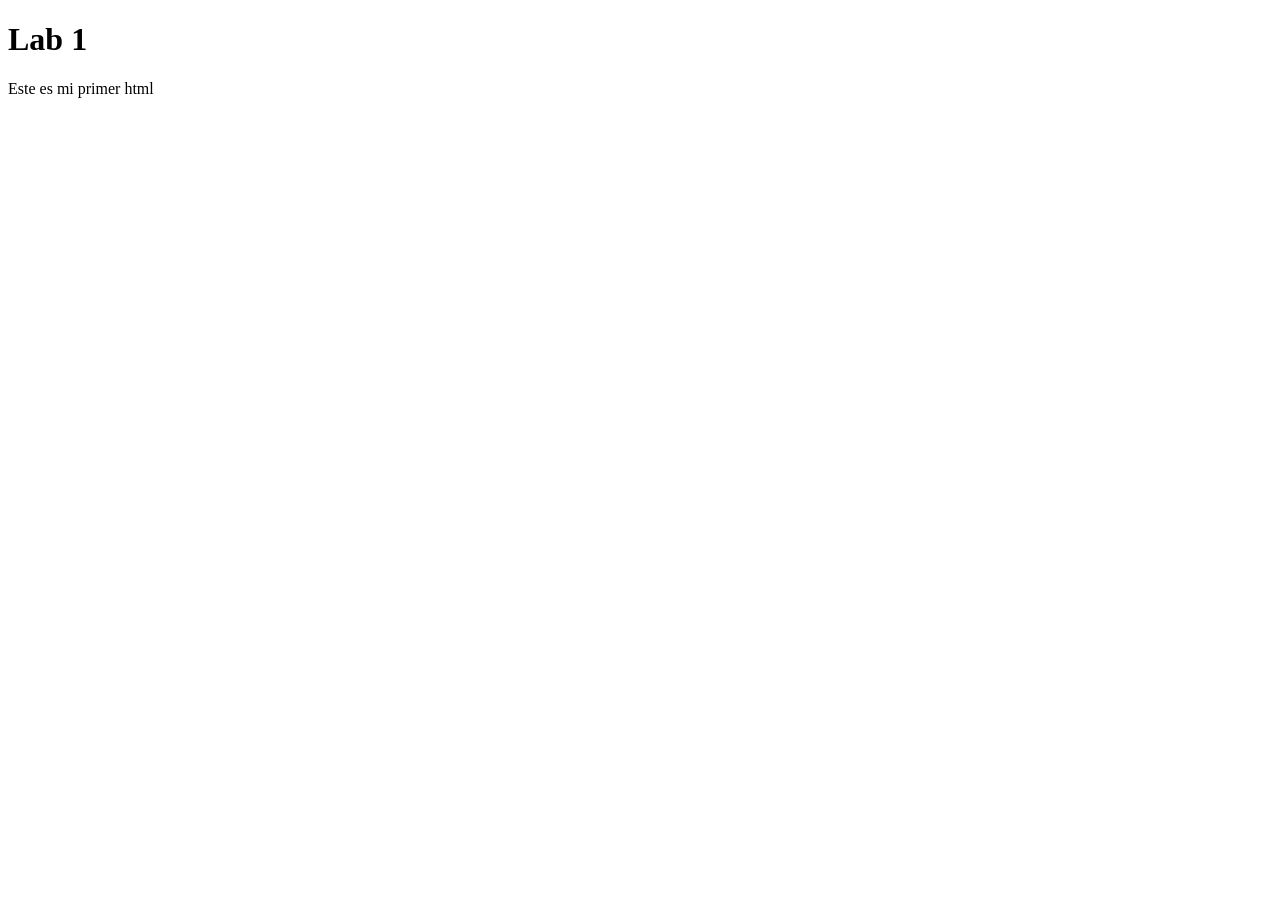
<file: lab-1/index.html>
<!DOCTYPE html>
<html lang="en">
<head>
    <meta charset="UTF-8">
    <meta name="viewport" content="width=device-width, initial-scale=1.0">
    <title>Document</title>
</head>
<body>
    <h1>Lab 1</h1>
    <p>Este es mi primer html</p>
</body>
</html>
</file>
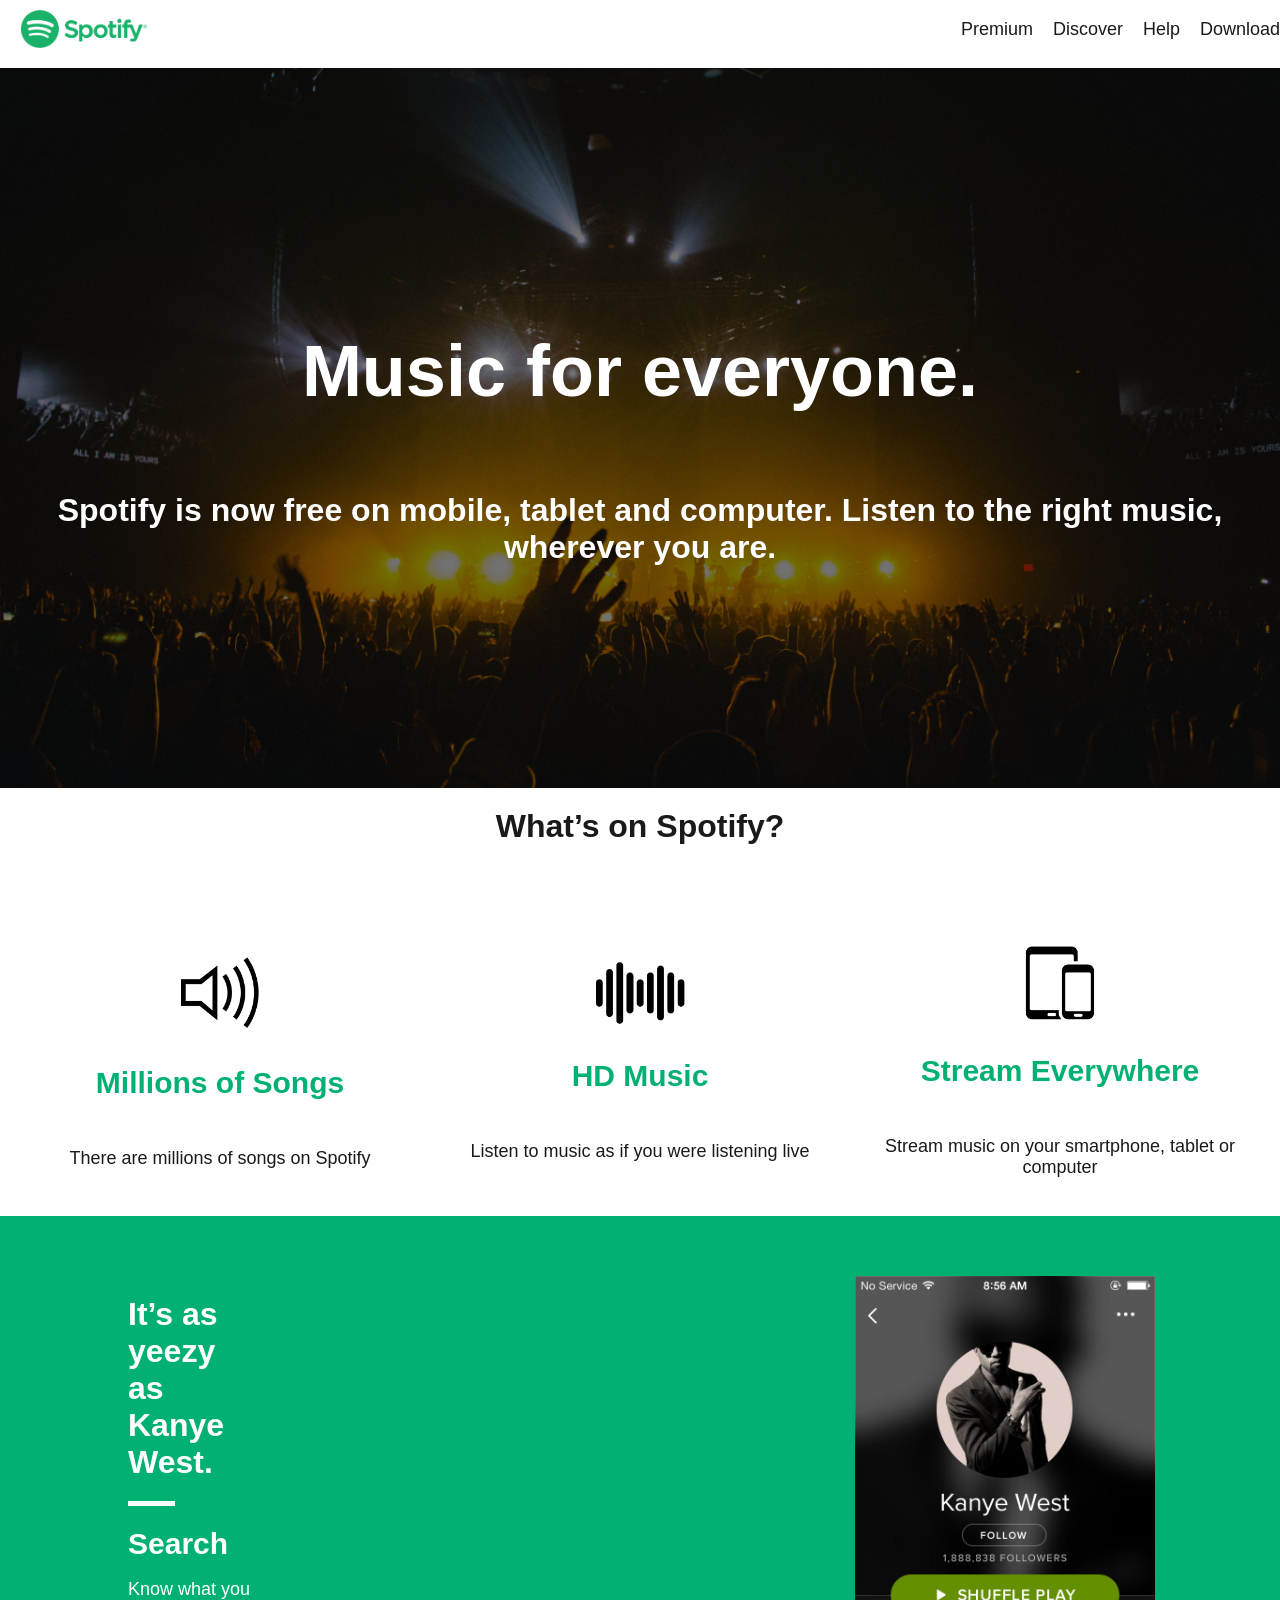
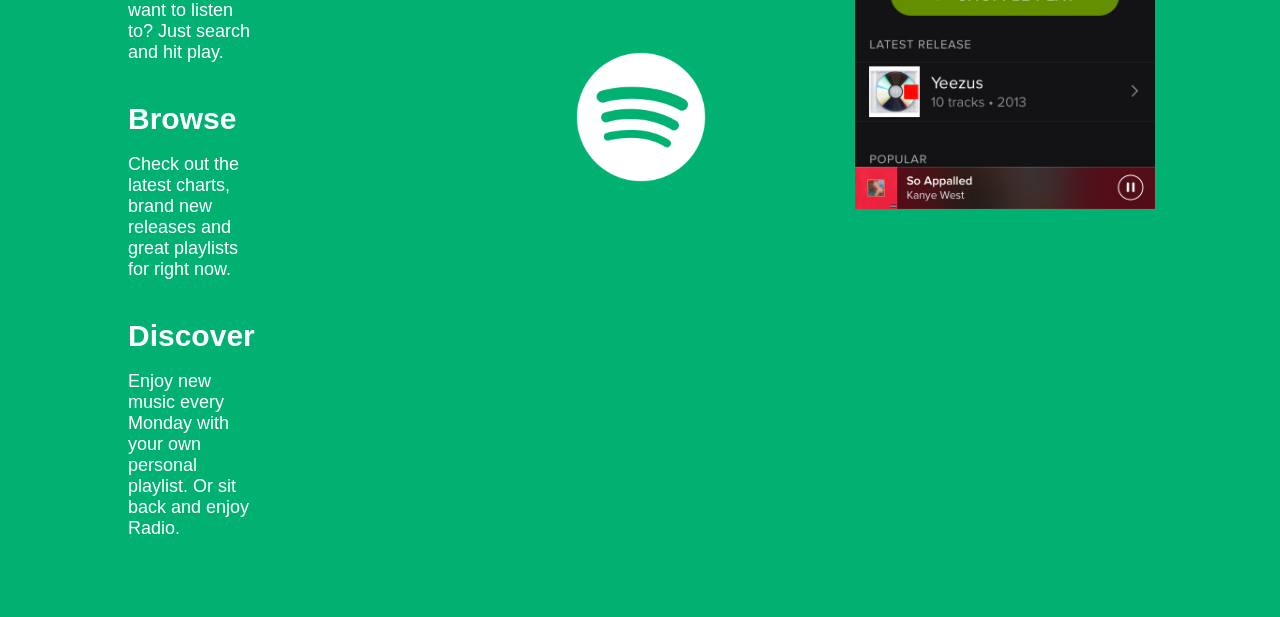
<file: lab-css-spotify-clone/index.html>
<!DOCTYPE html>
<html lang="en">

<head>
  <meta charset="UTF-8" />
  <meta name="viewport" content="width=device-width, initial-scale=1.0" />
  <meta http-equiv="X-UA-Compatible" content="ie=edge" />
  <title>Spotify Clone</title>
  <link rel="stylesheet" href="styles/style.css">
  <!-- don't forget to link your styles -->
</head>

<body>
  <header class="header">

    <nav>
      <img id="logo" src="images/spotify-logo.png" alt="Spotify Logo" />
      <ul>
        <li><a href="#">Premium</a></li>
        <li><a href="#">Discover</a></li>
        <li><a href="#">Help</a></li>
        <li><a href="#">Download</a></li>
      </ul>
    </nav>
  </header>

  <section class="hero">
    <h1>Music for everyone.</h1>
    <h2>Spotify is now free on mobile, tablet and computer. Listen to the
      right music, wherever you are.</h2>
  </section>

  <section class="resto">

    <h2>What’s on Spotify?</h2>

    <hr class="linea-verde">
    <div class="container">

      <div>
        <img class="logos" src="images/music-icon.png" alt="Millions of Songs" /><br>
        <h3>Millions of Songs</h3>
        <p>There are millions of songs on Spotify</p>
      </div>


      <div>
        <img class="logos" src="images/high-quality-icon.png" alt="HD Music" /><br>
        <h3>HD Music</h3>
        <p>Listen to music as if you were listening live</p>
      </div>

      <div>
        <img class="logos" src="images/devices-icon.png" alt="Stream Everywhere" /><br>
        <h3>Stream Everywhere</h3>
        <p>Stream music on your smartphone, tablet or computer</p>
      </div>
    </div>

    <section class="containerverde">
      <div class="contenido-verde">
        <div class="info-texto">
          <h2>It’s as yeezy as Kanye West.</h2>
          <hr class="linea-blanca">
          <br>
          <div class="search">
          <h4>Search</h4>
          <p>Know what you want to listen to? Just search and hit play.</p>
          </div>
          <br>
          <div class="browse">
            <h4>Browse</h4>
            <p>Check out the latest charts, brand new releases and great playlists for right now.</p>
          </div>
          <br>
          <div class="discover">
            <h4>Discover</h4>
            <p>Enjoy new music every Monday with your own personal playlist. Or sit back and enjoy Radio.</p>
          </div>
        </div>
        <div class="imagen-spoti">
          <img src="images/spotify-app.jpg" alt="App Preview" style="width: 300px; height: auto;">
        </div>

      </div>
    </section>

</body>

</html>
</file>
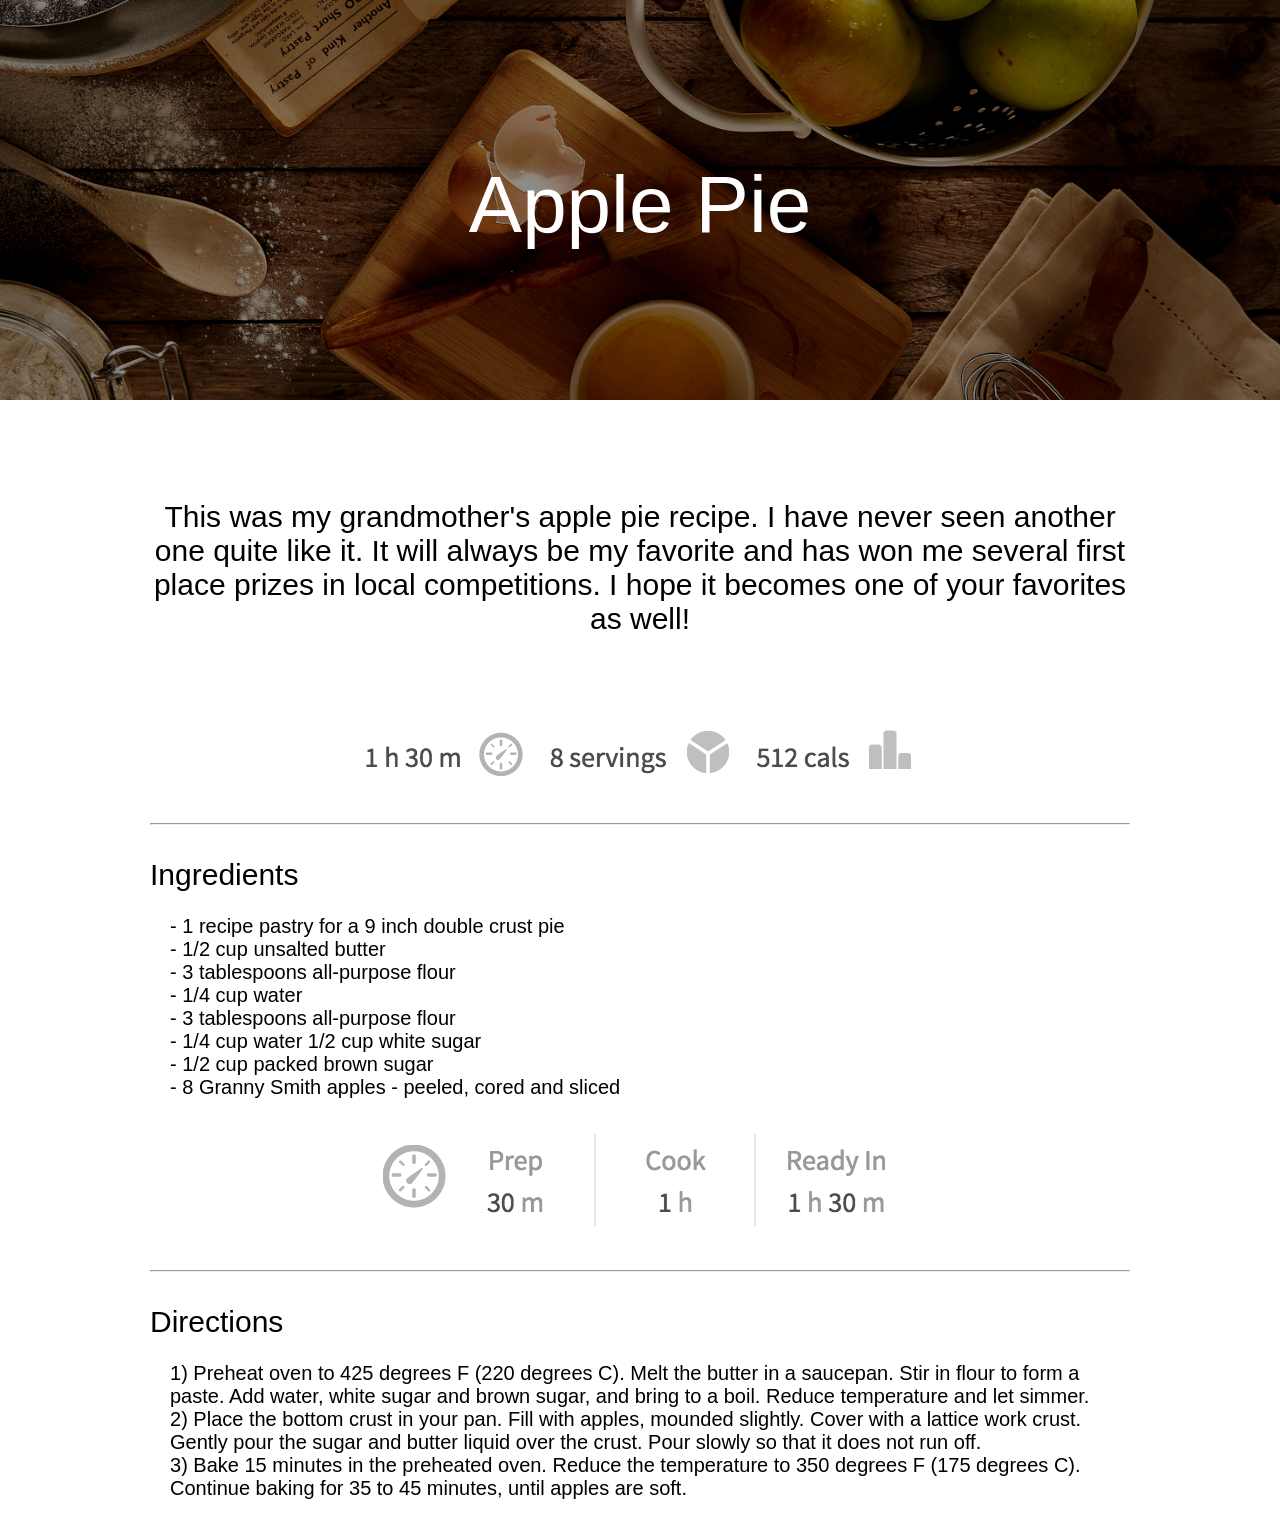
<file: lab-css-recipes-clone/apple-pie/index.html>
<!DOCTYPE html>
<html lang="en">
  <head>
    <meta charset="UTF-8" />
    <meta name="viewport" content="width=device-width, initial-scale=1.0" />
    <title>Apple Pie Recipe</title>
    <link rel="stylesheet" href="styles/style.css">
    <!-- Remember to link your styles -->
  </head>
  <body>
  
  <header>
  <h1>Apple Pie</h1>
  </header>

  <section>
    <p>This was my grandmother's apple pie recipe. I have never seen another one quite like it. It will always
    be my favorite and has won me several first place prizes in local competitions. I hope it becomes one of your
    favorites as well!</p>
    <br>

    <div class="imagen">
    <img src="images/recipe-info.png" alt="Recipe Info">
    </div>
  </section>  

  <section>
    <hr>
    <br>
    <h2>Ingredients</h2> 
    <br>
  
    <ul>
    <li>- 1 recipe pastry for a 9 inch double crust pie </li>
    <li>- 1/2 cup unsalted butter </li>
    <li>- 3 tablespoons all-purpose flour</li>
    <li>- 1/4 cup water</li>
    <li>- 3 tablespoons all-purpose flour</li>
    <li>- 1/4 cup water 1/2 cup white sugar</li>
    <li>- 1/2 cup packed brown sugar</li>
    <li>- 8 Granny Smith apples - peeled, cored and sliced</li>
    </ul>
    <br>

    <div class="imagen">
    <img src="images/cooking-info.png" alt="Cooking Info" id="cooking">
    </div>
 
  </section>

  <section>
    <hr>
    <br>
    <h2>Directions</h2>
    <br>

    <ol>
        <li> Preheat oven to 425 degrees F (220 degrees C). Melt the butter in a saucepan. Stir in flour to form a paste. Add water, white sugar and brown sugar, and bring to a boil. Reduce temperature and let simmer.</li>
        <li> Place the bottom crust in your pan. Fill with apples, mounded slightly. Cover with a lattice work crust. Gently pour the sugar and butter liquid over the crust. Pour slowly so that it does not run off.</li>
        <li> Bake 15 minutes in the preheated oven. Reduce the temperature to 350 degrees F (175 degrees C). Continue baking for 35 to 45 minutes, until apples are soft.</li>
    </ol>
    </section>

  </body>
</html>
</file>
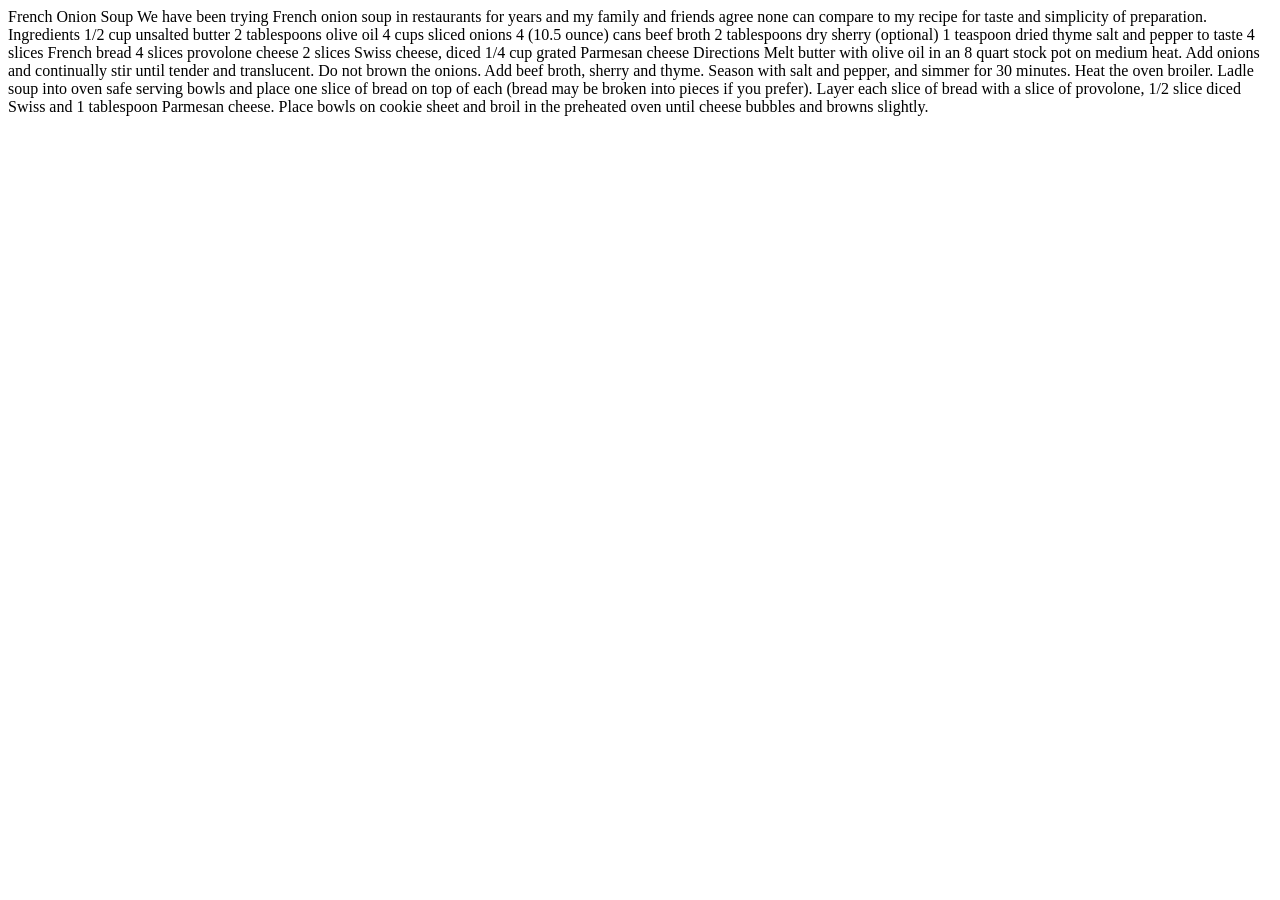
<file: lab-css-recipes-clone/french-soup/index.html>
<!DOCTYPE html>
<html lang="en">
  <head>
    <meta charset="UTF-8" />
    <meta name="viewport" content="width=device-width, initial-scale=1.0" />
    <title>French Onion Soup Recipe</title>
    <!-- don't forget to link your styles -->
  </head>
  <body>
    French Onion Soup We have been trying French onion soup in restaurants for years and my family and friends agree
    none can compare to my recipe for taste and simplicity of preparation. Ingredients 1/2 cup unsalted butter 2
    tablespoons olive oil 4 cups sliced onions 4 (10.5 ounce) cans beef broth 2 tablespoons dry sherry (optional) 1
    teaspoon dried thyme salt and pepper to taste 4 slices French bread 4 slices provolone cheese 2 slices Swiss cheese,
    diced 1/4 cup grated Parmesan cheese Directions Melt butter with olive oil in an 8 quart stock pot on medium heat.
    Add onions and continually stir until tender and translucent. Do not brown the onions. Add beef broth, sherry and
    thyme. Season with salt and pepper, and simmer for 30 minutes. Heat the oven broiler. Ladle soup into oven safe
    serving bowls and place one slice of bread on top of each (bread may be broken into pieces if you prefer). Layer
    each slice of bread with a slice of provolone, 1/2 slice diced Swiss and 1 tablespoon Parmesan cheese. Place bowls
    on cookie sheet and broil in the preheated oven until cheese bubbles and browns slightly.
  </body>
</html>
</file>
<file: lab-css-spotify-clone/styles/style.css>
/*
Colors:

Text: 1A1A1A
Green: #00B172
White: #FFF

*/
body {
    font-family: 'segoe ui', Tahoma, Geneva, Verdana, sans-serif;
    font-size: large;
    background-color: #FFF;
    color: #1A1A1A;
    margin: 0;
    padding: 0;
}

a {
    text-decoration: none;
    color: inherit;
}
header {
    width:auto;
    height: 40px;
    display: flex;
    justify-content: space-between;
    align-items: center;
    padding: 4px;
    margin-top: 20px;
    
}

#logo {
    margin-left:20px;
    width: 10%;
    height: 40%;   
    font-size: 24px;
    font-weight: bold;
    color: #00B172;
}

nav {
    background-color: #FFF;
    position: fixed;       
    top:0;
    left: 0;
    width: 100%;
    align-items: center;
    justify-content: space-between;
    display: flex;
    padding: 10px 0 10px 0;
}

nav ul {
    list-style: none;
    display: flex;
    gap: 20px;
    margin: 0;
    padding: 0;
}   

.hero{
    color:#FFF;
    font-size: 48px;
    background-image: url('../images/landing.jpg');
    background-size: cover;
    background-position: center;
    display: flex;
    flex-direction: column;
    align-items: center;
    justify-content: center;
    height: 80vh;
    text-align: center;
}

h2{
    text-align: center ;
    font-size: 32px;
    margin: 20px 0; 
}

.container{
    display: flex;
    flex-wrap: wrap;
    gap: 20px;
    justify-content: center;
    align-items: center;
    padding: 20px;
}
.container > div {
    display: flex;
    flex-direction: column; 
    align-items: center;   
    text-align: center;    
    flex: 1;              
    min-width: 250px;
}

.logos{
    width: 100px;
    height: auto;
    object-fit: cover;
}

h3{
    text-align: center;
    font-size: 30px;
    margin-top: 10px;
    color:#00B172 ;
}

hr{
    border: none;
    margin-left: 870px;
    margin-right: 870px;
    border-top: 4px solid #00B172;
    /* margin-top: 10px; */
}


.containerverde #gui{
    width: 50px;
    height: 50px;
    /* margin-right: 100px; */
}



.containerverde h4 {
    margin: 0;
    font-size: 30px;
    font-weight: bold;
}


.containerverde {
    background-color: #00B172;
    color: white;
    padding: 60px 10%;
    display: flex;
    justify-content: space-around;
    align-items: center;
}

.contenido-verde {
    background-color: #00B172;
    color: white;
    background-image:url('../images/spotify-icon-white.png');
    background-size: 130px;
    background-repeat: no-repeat;
    background-position: center;
    display: flex;
    gap: 600px;
}

.info-texto {
    text-align: left;
    flex: 1;
    max-width: 500px;
}
.info-texto h2 {
    text-align: left;
}

.linea-blanca {
    border-top: 5px solid white;
    margin: 0 80px 0 0;
}

.linea-verde {
    border-top: 5px solid #00B172;
    margin: 0 870px 50px 870px;
}
</file>
<file: lab-css-recipes-clone/apple-pie/styles/style.css>
/* CSS RESET - do not remove */
/* Reset default browser styles and provide a consistent starting point */
html {
  box-sizing: border-box;
  font-size: 16px;
}

*, *:before, *:after {
  box-sizing: inherit;
}

body, h1, h2, h3, h4, h5, h6, p, ol, ul {
  margin: 0;
  padding: 0;
  font-weight: lighter;
}

/*  Set the font */
body {
  font-family: "Helvetica", sans-serif;
}

/* STYLES */
/* Write your CSS below */

html {
  font-size: 20px;
}
header {
  height: 400px;
  background-image: url('../images/apple-pie.jpg');
  background-size: cover;
  background-position: center;
  display: flex;
  align-items: center;
  justify-content: center;
  color: white;
  height: 400px;
}

h1 {
  color: white;
  text-align: center;
  margin-top: 20px;
  margin-bottom:10px;
font-size:4rem;
}

p {
  font-size: 1.5rem;
margin: 100px 0 50px;
  text-align:center;
}

section{
  margin: 20px 150px 20px 150px;
}

.imagen {
  display: flex;
  justify-content: center;
  align-items: center;    
}

ul {
  list-style-type: none;
  margin-left: 20px;
}

ol {
  margin-left: 20px;
 list-style: none;
}

ol > li {
  counter-increment: listcounter;
}

ol > li::before {
  content: counter(listcounter) ")";
}
</file>
